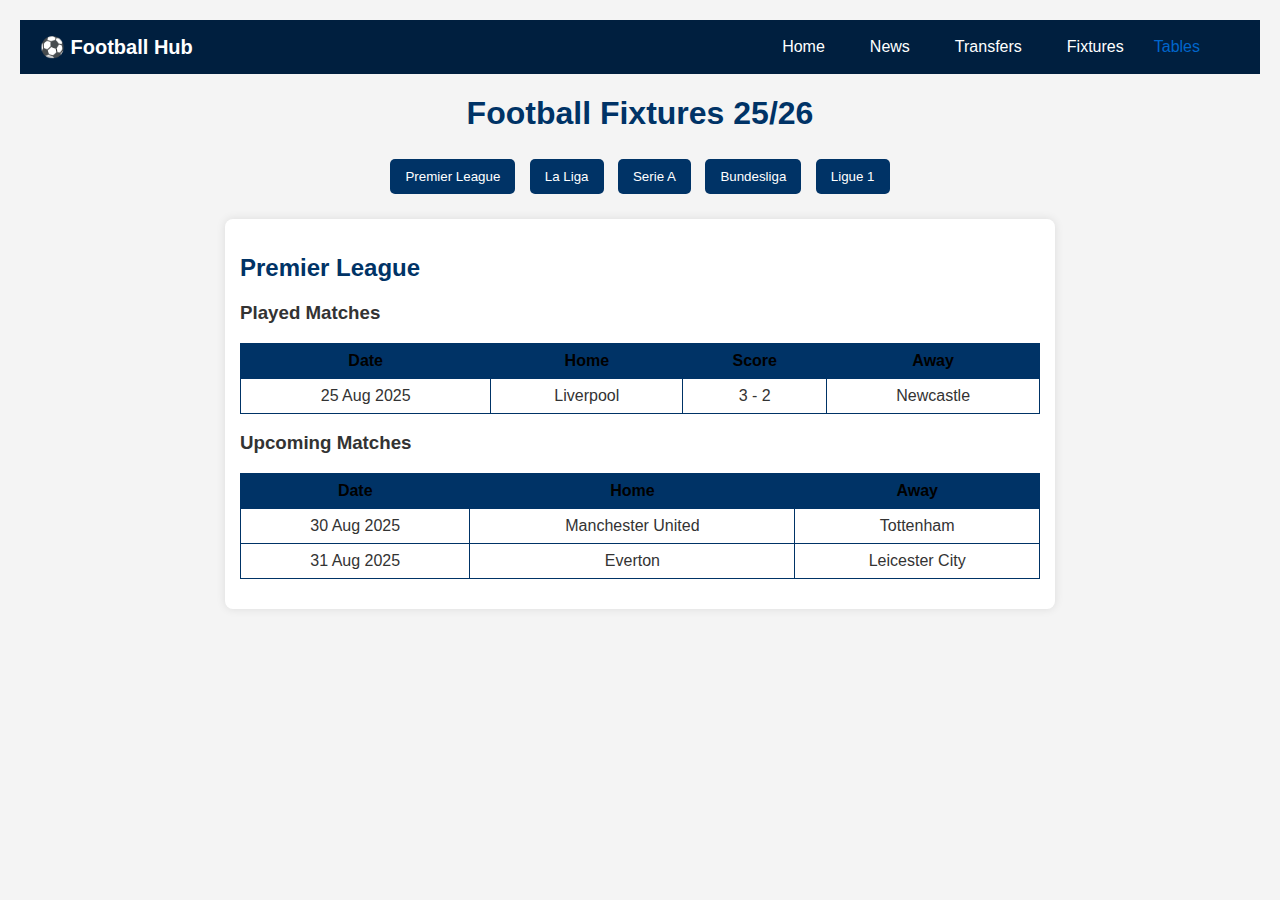
<file: fixtures.html>
<!DOCTYPE html>
<html lang="en">
<head>
  <meta charset="UTF-8">
  <meta name="viewport" content="width=device-width, initial-scale=1.0">
  <title>Football Fixtures</title>
  <link rel="stylesheet" href="./style.css">

  </style>
</head>
<body>
    <header>
    <div class="logo">⚽ Football Hub</div>
    <nav>
      <ul>
        <li><a href="index.html">Home</a></li>
        <li><a href="news.html">News</a></li>
        <li><a href="transfers.html">Transfers</a></li>
        <li><a href="fixtures.html">Fixtures</a></li>
        <il><a href="tables.html">Tables</a></il>
        <il><a href="highlight.html"></a></il>
      </ul>
    </nav>
  </header>
<h1>Football Fixtures 25/26</h1>

<div class="league-buttons">
  <button onclick="showLeague('premier')">Premier League</button>
  <button onclick="showLeague('laliga')">La Liga</button>
  <button onclick="showLeague('seriea')">Serie A</button>
  <button onclick="showLeague('bundesliga')">Bundesliga</button>
  <button onclick="showLeague('ligue1')">Ligue 1</button>
</div>

<div id="premier" class="fixtures">
  <h2>Premier League</h2>
  <h3>Played Matches</h3>
  <table>
    <tr>
      <th>Date</th>
      <th>Home</th>
      <th>Score</th>
      <th>Away</th>
    </tr>
    
    <tr>
      <td>25 Aug 2025</td>
      <td>Liverpool</td>
      <td>3 - 2</td>
      <td>Newcastle</td>
    </tr>
  </table>

  <h3>Upcoming Matches</h3>
  <table>
    <tr>
      <th>Date</th>
      <th>Home</th>
      <th>Away</th>
    </tr>
    <tr>
      <td>30 Aug 2025</td>
      <td>Manchester United</td>
      <td>Tottenham</td>
    </tr>
    <tr>
      <td>31 Aug 2025</td>
      <td>Everton</td>
      <td>Leicester City</td>
    </tr>
  </table>
</div>

<div id="laliga" class="fixtures">
  <h2>La Liga</h2>
  <h3>Played Matches</h3>
  <table>
    <tr>
      <th>Date</th>
      <th>Home</th>
      <th>Score</th>
      <th>Away</th>
    </tr>
    <tr>
      <td>24 Aug 2025</td>
      <td>Real Madrid</td>
      <td>3 - 0</td>
      <td>Barcelona</td>
    </tr>
  </table>

  <h3>Upcoming Matches</h3>
  <table>
    <tr>
      <th>Date</th>
      <th>Home</th>
      <th>Away</th>
    </tr>
    <tr>
      <td>29 Aug 2025</td>
      <td>Atletico Madrid</td>
      <td>Sevilla</td>
    </tr>
  </table>
</div>

<div id="seriea" class="fixtures">
  <h2>Serie A</h2>
  <h3>Played Matches</h3>
  <table>
    <tr>
      <th>Date</th>
      <th>Home</th>
      <th>Score</th>
      <th>Away</th>
    </tr>
    <tr>
      <td>23 Aug 2025</td>
      <td>Juventus</td>
      <td>2 - 2</td>
      <td>AC Milan</td>
    </tr>
  </table>

  <h3>Upcoming Matches</h3>
  <table>
    <tr>
      <th>Date</th>
      <th>Home</th>
      <th>Away</th>
    </tr>
    <tr>
      <td>28 Aug 2025</td>
      <td>Napoli</td>
      <td>Inter Milan</td>
    </tr>
  </table>
</div>

<div id="bundesliga" class="fixtures">
  <h2>Bundesliga</h2>
  <h3>Played Matches</h3>
  <table>
    <tr>
      <th>Date</th>
      <th>Home</th>
      <th>Score</th>
      <th>Away</th>
    </tr>
    <tr>
      <td>24 Aug 2025</td>
      <td>Bayern Munich</td>
      <td>4 - 1</td>
      <td>Dortmund</td>
    </tr>
  </table>

  <h3>Upcoming Matches</h3>
  <table>
    <tr>
      <th>Date</th>
      <th>Home</th>
      <th>Away</th>
    </tr>
    <tr>
      <td>29 Aug 2025</td>
      <td>Leverkusen</td>
      <td>RB Leipzig</td>
    </tr>
  </table>
</div>


<div id="ligue1" class="fixtures">
  <h2>Ligue 1</h2>
  <h3>Played Matches</h3>
  <table>
    <tr>
      <th>Date</th>
      <th>Home</th>
      <th>Score</th>
      <th>Away</th>
    </tr>
    <tr>
      <td>24 Aug 2025</td>
      <td>PSG</td>
      <td>2 - 0</td>
      <td>Lyon</td>
    </tr>
  </table>

  <h3>Upcoming Matches</h3>
  <table>
    <tr>
      <th>Date</th>
      <th>Home</th>
      <th>Away</th>
    </tr>
    <tr>
      <td>30 Aug 2025</td>
      <td>Marseille</td>
      <td>Monaco</td>
    </tr>
  </table>
</div>

<script>
  function showLeague(leagueId) {
    const leagues = document.querySelectorAll('.fixtures');
    leagues.forEach(l => l.style.display = 'none');
    document.getElementById(leagueId).style.display = 'block';
  }


  showLeague('premier');
</script>

</body>
</html>
</file>
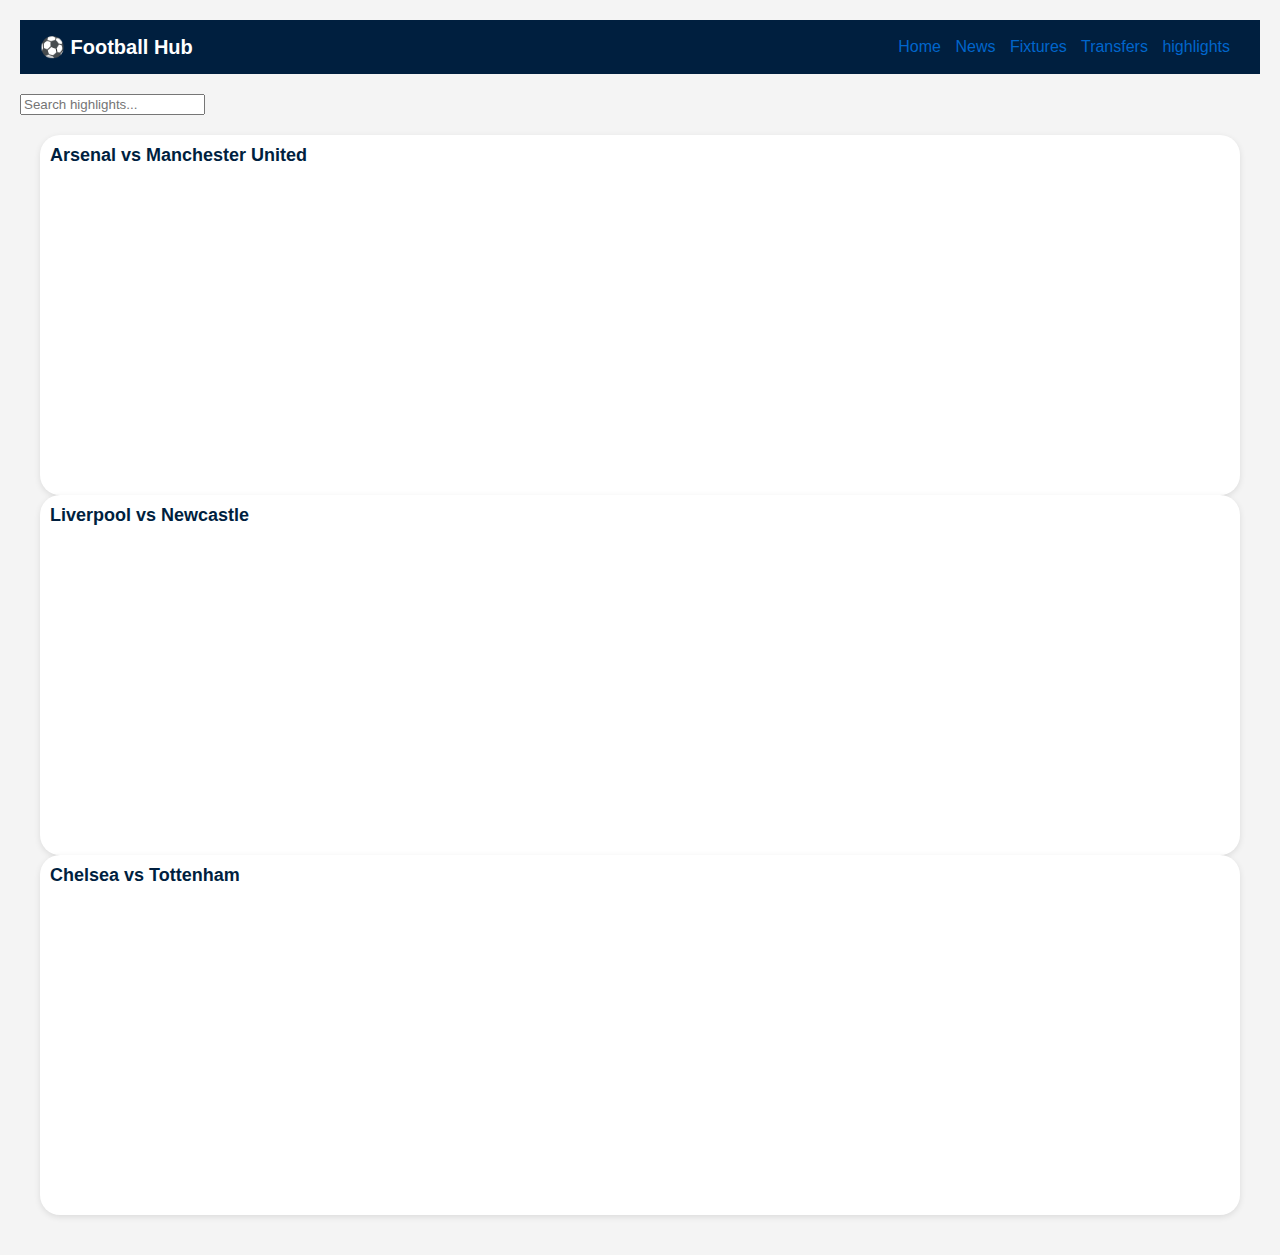
<file: highlight.html>
<!DOCTYPE html>
<html lang="en">
<head>
  <meta charset="UTF-8">
  <meta name="viewport" content="width=device-width, initial-scale=1.0">
  <title>Football Highlights</title>
  <link rel="stylesheet" href="style.css">
</head>
<body>

 
  <header>
    <div class="logo">⚽ Football Hub</div>
    <nav>
      <a href="index.html">Home</a>
      <a href="news.html">News</a>
      <a href="fixtures.html">Fixtures</a>
      <a href="transfer.html">Transfers</a>
      <il><a href="highlight.html">highlights</a></il>
    </nav>
  </header>

  <section class="search-section">
    <input type="text" id="searchBar" placeholder="Search highlights...">
  </section>


  <main id="highlightList">
    <article class="highlight" data-title="Arsenal vs Manchester United">
      <h3>Arsenal vs Manchester United</h3>
      <iframe width="560" height="315" src="https://www.youtube.com/embed/someVideoID1" frameborder="0" allowfullscreen></iframe>
    </article>

    <article class="highlight" data-title="Liverpool vs Newcastle">
      <h3>Liverpool vs Newcastle</h3>
      <iframe width="560" height="315" src="https://www.youtube.com/embed/someVideoID2" frameborder="0" allowfullscreen></iframe>
    </article>

    <article class="highlight" data-title="Chelsea vs Tottenham">
      <h3>Chelsea vs Tottenham</h3>
      <iframe width="560" height="315" src="https://www.youtube.com/embed/someVideoID3" frameborder="0" allowfullscreen></iframe>
    </article>
  </main>

  <script>
    
    const searchBar = document.getElementById("searchBar");
    const highlights = document.querySelectorAll(".highlight");

    searchBar.addEventListener("keyup", function(e) {
      const text = e.target.value.toLowerCase();
      highlights.forEach(h => {
        const title = h.getAttribute("data-title").toLowerCase();
        h.style.display = title.includes(text) ? "block" : "none";
      });
    });
  </script>

</body>
</html>
</file>
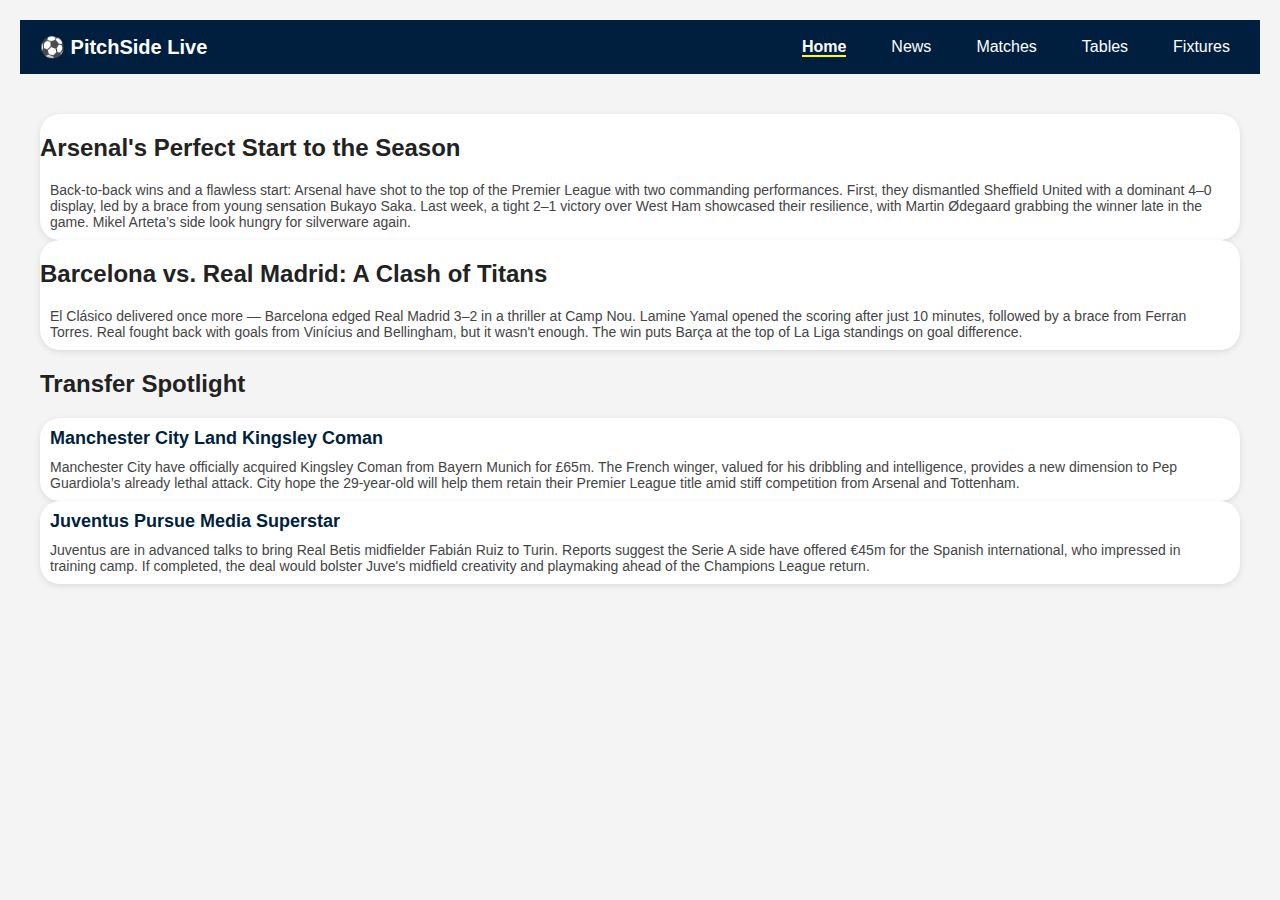
<file: news.html>
<!DOCTYPE html>
<html lang="en">
<head>
  <meta charset="UTF-8">
  <title>Football Hub - In-Depth News</title>
 <link rel="stylesheet" href="./style.css">
</head>
<body>
   <header>
    <div class="logo">⚽ PitchSide Live</div>
    <nav>
      <ul>
        <li><a href="index.html" class="active">Home</a></li>
        <li><a href="news.html">News</a></li>
        <li><a href="matches.html">Matches</a></li>
        <li><a href="tables.html">Tables</a></li>
        <li><a href="fixtures.html">Fixtures</a></li>
      </ul>
    </nav>
  </header>

  <main>
   
    <article>
      <h2>Arsenal's Perfect Start to the Season</h2>
      <p>
        Back-to-back wins and a flawless start: Arsenal have shot to the top of the Premier League with two commanding performances.
        First, they dismantled Sheffield United with a dominant 4–0 display, led by a brace from young sensation Bukayo Saka. 
        Last week, a tight 2–1 victory over West Ham showcased their resilience, with Martin Ødegaard grabbing the winner late in the game.
        Mikel Arteta’s side look hungry for silverware again.
      </p>
    </article>

    <!-- Feature Article 2 -->
    <article>
      <h2>Barcelona vs. Real Madrid: A Clash of Titans</h2>
      <p>
        El Clásico delivered once more — Barcelona edged Real Madrid 3–2 in a thriller at Camp Nou. Lamine Yamal opened the scoring 
        after just 10 minutes, followed by a brace from Ferran Torres. Real fought back with goals from Vinícius and Bellingham, but it wasn't enough.
        The win puts Barça at the top of La Liga standings on goal difference.
      </p>
    </article>

    <!-- Transfer Feature -->
    <section>
      <h2>Transfer Spotlight</h2>

      <article>
        <h3>Manchester City Land Kingsley Coman</h3>
        <p>
          Manchester City have officially acquired Kingsley Coman from Bayern Munich for £65m.
          The French winger, valued for his dribbling and intelligence, provides a new dimension to Pep Guardiola’s already lethal attack.
          City hope the 29-year-old will help them retain their Premier League title amid stiff competition from Arsenal and Tottenham.
        </p>
      </article>

      <article>
        <h3>Juventus Pursue Media Superstar</h3>
        <p>
          Juventus are in advanced talks to bring Real Betis midfielder Fabián Ruiz to Turin.
          Reports suggest the Serie A side have offered €45m for the Spanish international, who impressed in training camp.
          If completed, the deal would bolster Juve's midfield creativity and playmaking ahead of the Champions League return.
        </p>
      </article>
    </section>
  </main>
</body>
</html>
</file>
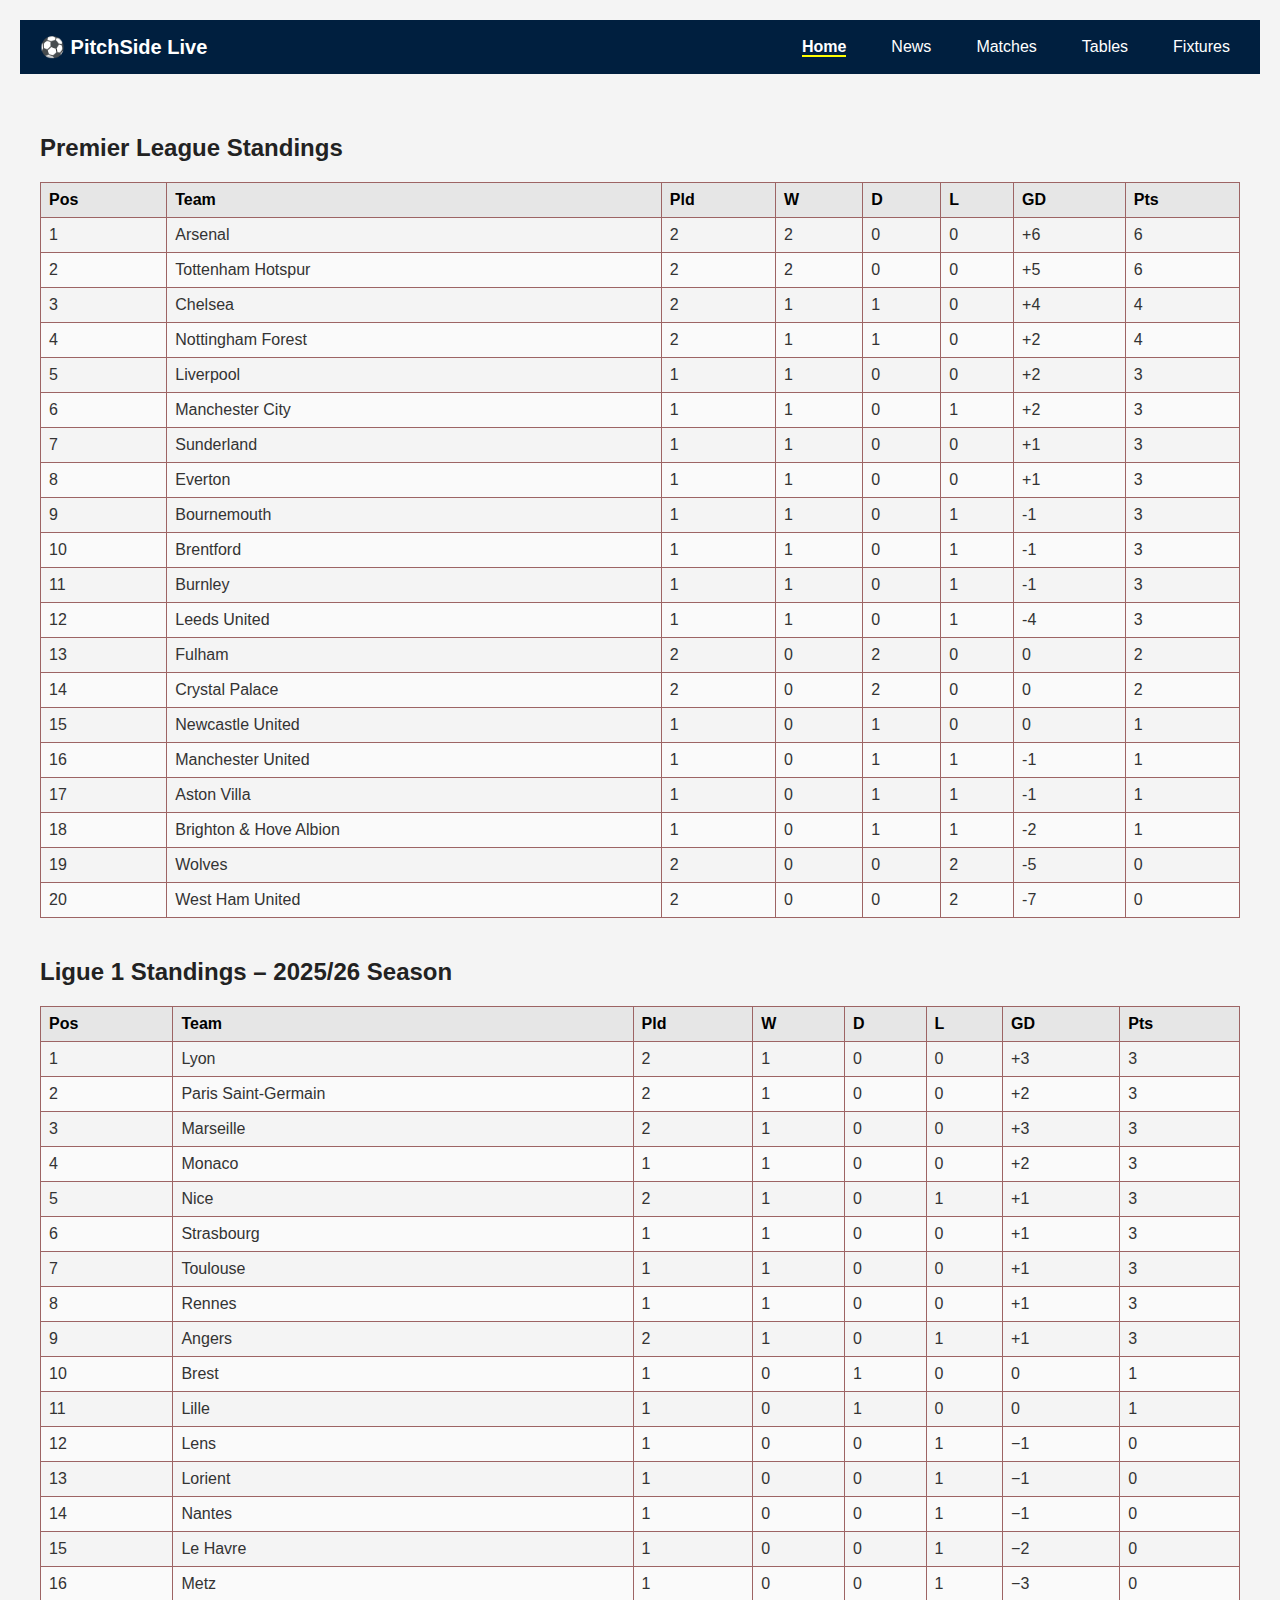
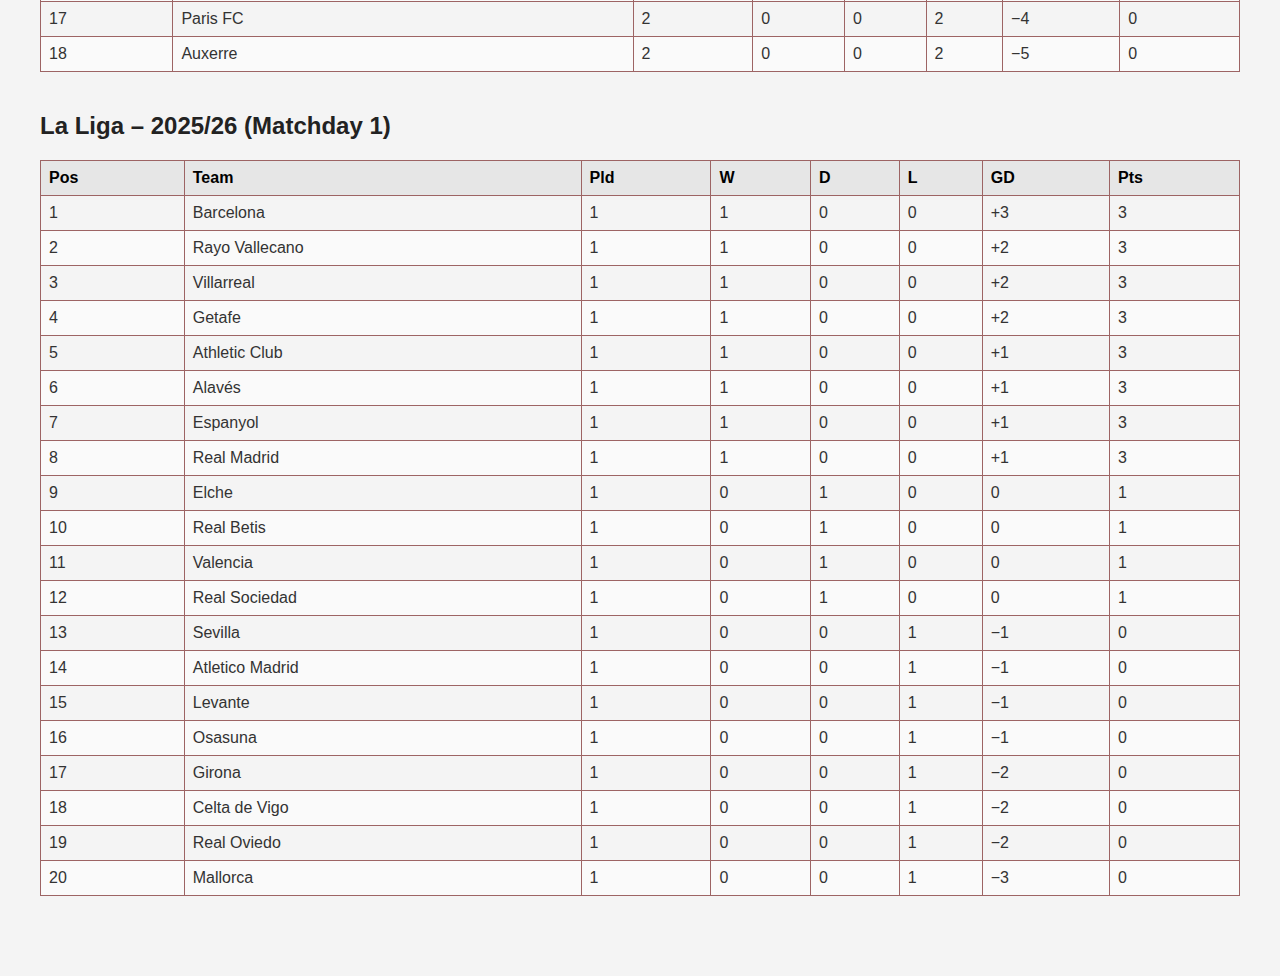
<file: tables.html>
<!DOCTYPE html>
<html lang="en">
<head>
  <meta charset="UTF-8">
  <title>Football Hub - Full League Tables</title>
  <link rel="stylesheet" href="style.css">
</head>
<body>
    <header>
    <div class="logo">⚽ PitchSide Live</div>
    <nav>
        <ul>
            <li><a href="index.html" class="active">Home</a></li>
            <li><a href="news.html">News</a></li>
            <li><a href="matches.html">Matches</a></li>
            <li><a href="tables.html">Tables</a></li>
            <li><a href="fixtures.html">Fixtures</a></li>
        </ul>
    </nav>
  </header>

  <main>
    <h2>Premier League Standings</h2>
    <table class="league-table">
      <thead>
        <tr>
          <th>Pos</th><th>Team</th><th>Pld</th><th>W</th><th>D</th><th>L</th><th>GD</th><th>Pts</th>
        </tr>
      </thead>
      <tbody>
        <tr><td>1</td><td>Arsenal</td><td>2</td><td>2</td><td>0</td><td>0</td><td>+6</td><td>6</td></tr>
        <tr><td>2</td><td>Tottenham Hotspur</td><td>2</td><td>2</td><td>0</td><td>0</td><td>+5</td><td>6</td></tr>
        <tr><td>3</td><td>Chelsea</td><td>2</td><td>1</td><td>1</td><td>0</td><td>+4</td><td>4</td></tr>
        <tr><td>4</td><td>Nottingham Forest</td><td>2</td><td>1</td><td>1</td><td>0</td><td>+2</td><td>4</td></tr>
        <tr><td>5</td><td>Liverpool</td><td>1</td><td>1</td><td>0</td><td>0</td><td>+2</td><td>3</td></tr>
        <tr><td>6</td><td>Manchester City</td><td>1</td><td>1</td><td>0</td><td>1</td><td>+2</td><td>3</td></tr>
        <tr><td>7</td><td>Sunderland</td><td>1</td><td>1</td><td>0</td><td>0</td><td>+1</td><td>3</td></tr>
        <tr><td>8</td><td>Everton</td><td>1</td><td>1</td><td>0</td><td>0</td><td>+1</td><td>3</td></tr>
        <tr><td>9</td><td>Bournemouth</td><td>1</td><td>1</td><td>0</td><td>1</td><td>-1</td><td>3</td></tr>
        <tr><td>10</td><td>Brentford</td><td>1</td><td>1</td><td>0</td><td>1</td><td>-1</td><td>3</td></tr>
        <tr><td>11</td><td>Burnley</td><td>1</td><td>1</td><td>0</td><td>1</td><td>-1</td><td>3</td></tr>
        <tr><td>12</td><td>Leeds United</td><td>1</td><td>1</td><td>0</td><td>1</td><td>-4</td><td>3</td></tr>
        <tr><td>13</td><td>Fulham</td><td>2</td><td>0</td><td>2</td><td>0</td><td>0</td><td>2</td></tr>
        <tr><td>14</td><td>Crystal Palace</td><td>2</td><td>0</td><td>2</td><td>0</td><td>0</td><td>2</td></tr>
        <tr><td>15</td><td>Newcastle United</td><td>1</td><td>0</td><td>1</td><td>0</td><td>0</td><td>1</td></tr>
        <tr><td>16</td><td>Manchester United</td><td>1</td><td>0</td><td>1</td><td>1</td><td>-1</td><td>1</td></tr>
        <tr><td>17</td><td>Aston Villa</td><td>1</td><td>0</td><td>1</td><td>1</td><td>-1</td><td>1</td></tr>
        <tr><td>18</td><td>Brighton & Hove Albion</td><td>1</td><td>0</td><td>1</td><td>1</td><td>-2</td><td>1</td></tr>
        <tr><td>19</td><td>Wolves</td><td>2</td><td>0</td><td>0</td><td>2</td><td>-5</td><td>0</td></tr>
        <tr><td>20</td><td>West Ham United</td><td>2</td><td>0</td><td>0</td><td>2</td><td>-7</td><td>0</td></tr>
      </tbody>
    </table>
    <h2>Ligue 1 Standings – 2025/26 Season</h2>
<table class="league-table">
  <thead>
    <tr>
      <th>Pos</th>
      <th>Team</th>
      <th>Pld</th>
      <th>W</th>
      <th>D</th>
      <th>L</th>
      <th>GD</th>
      <th>Pts</th>
    </tr>
  </thead>
  <tbody>
    <!-- Example placeholder rows -->
    <tr><td>1</td><td>Lyon</td><td>2</td><td>1</td><td>0</td><td>0</td><td>+3</td><td>3</td></tr>
    <tr><td>2</td><td>Paris Saint-Germain</td><td>2</td><td>1</td><td>0</td><td>0</td><td>+2</td><td>3</td></tr>
    <tr><td>3</td><td>Marseille</td><td>2</td><td>1</td><td>0</td><td>0</td><td>+3</td><td>3</td></tr>
    <tr><td>4</td><td>Monaco</td><td>1</td><td>1</td><td>0</td><td>0</td><td>+2</td><td>3</td></tr>
    <tr><td>5</td><td>Nice</td><td>2</td><td>1</td><td>0</td><td>1</td><td>+1</td><td>3</td></tr>
    <tr><td>6</td><td>Strasbourg</td><td>1</td><td>1</td><td>0</td><td>0</td><td>+1</td><td>3</td></tr>
    <tr><td>7</td><td>Toulouse</td><td>1</td><td>1</td><td>0</td><td>0</td><td>+1</td><td>3</td></tr>
    <tr><td>8</td><td>Rennes</td><td>1</td><td>1</td><td>0</td><td>0</td><td>+1</td><td>3</td></tr>
    <tr><td>9</td><td>Angers</td><td>2</td><td>1</td><td>0</td><td>1</td><td>+1</td><td>3</td></tr>
    <tr><td>10</td><td>Brest</td><td>1</td><td>0</td><td>1</td><td>0</td><td>0</td><td>1</td></tr>
    <tr><td>11</td><td>Lille</td><td>1</td><td>0</td><td>1</td><td>0</td><td>0</td><td>1</td></tr>
    <tr><td>12</td><td>Lens</td><td>1</td><td>0</td><td>0</td><td>1</td><td>−1</td><td>0</td></tr>
    <tr><td>13</td><td>Lorient</td><td>1</td><td>0</td><td>0</td><td>1</td><td>−1</td><td>0</td></tr>
    <tr><td>14</td><td>Nantes</td><td>1</td><td>0</td><td>0</td><td>1</td><td>−1</td><td>0</td></tr>
    <tr><td>15</td><td>Le Havre</td><td>1</td><td>0</td><td>0</td><td>1</td><td>−2</td><td>0</td></tr>
    <tr><td>16</td><td>Metz</td><td>1</td><td>0</td><td>0</td><td>1</td><td>−3</td><td>0</td></tr>
    <tr><td>17</td><td>Paris FC</td><td>2</td><td>0</td><td>0</td><td>2</td><td>−4</td><td>0</td></tr>
    <tr><td>18</td><td>Auxerre</td><td>2</td><td>0</td><td>0</td><td>2</td><td>−5</td><td>0</td></tr>
  </tbody>
</table>

    <h2>La Liga – 2025/26 (Matchday 1)</h2>
    <table class="league-table">
  <thead>
    <tr><th>Pos</th><th>Team</th><th>Pld</th><th>W</th><th>D</th><th>L</th><th>GD</th><th>Pts</th></tr>
  </thead>
  <tbody>
    <tr><td>1</td><td>Barcelona</td><td>1</td><td>1</td><td>0</td><td>0</td><td>+3</td><td>3</td></tr>
    <tr><td>2</td><td>Rayo Vallecano</td><td>1</td><td>1</td><td>0</td><td>0</td><td>+2</td><td>3</td></tr>
    <tr><td>3</td><td>Villarreal</td><td>1</td><td>1</td><td>0</td><td>0</td><td>+2</td><td>3</td></tr>
    <tr><td>4</td><td>Getafe</td><td>1</td><td>1</td><td>0</td><td>0</td><td>+2</td><td>3</td></tr>
    <tr><td>5</td><td>Athletic Club</td><td>1</td><td>1</td><td>0</td><td>0</td><td>+1</td><td>3</td></tr>
    <tr><td>6</td><td>Alavés</td><td>1</td><td>1</td><td>0</td><td>0</td><td>+1</td><td>3</td></tr>
    <tr><td>7</td><td>Espanyol</td><td>1</td><td>1</td><td>0</td><td>0</td><td>+1</td><td>3</td></tr>
    <tr><td>8</td><td>Real Madrid</td><td>1</td><td>1</td><td>0</td><td>0</td><td>+1</td><td>3</td></tr>
    <tr><td>9</td><td>Elche</td><td>1</td><td>0</td><td>1</td><td>0</td><td>0</td><td>1</td></tr>
    <tr><td>10</td><td>Real Betis</td><td>1</td><td>0</td><td>1</td><td>0</td><td>0</td><td>1</td></tr>
    <tr><td>11</td><td>Valencia</td><td>1</td><td>0</td><td>1</td><td>0</td><td>0</td><td>1</td></tr>
    <tr><td>12</td><td>Real Sociedad</td><td>1</td><td>0</td><td>1</td><td>0</td><td>0</td><td>1</td></tr>
    <tr><td>13</td><td>Sevilla</td><td>1</td><td>0</td><td>0</td><td>1</td><td>−1</td><td>0</td></tr>
    <tr><td>14</td><td>Atletico Madrid</td><td>1</td><td>0</td><td>0</td><td>1</td><td>−1</td><td>0</td></tr>
    <tr><td>15</td><td>Levante</td><td>1</td><td>0</td><td>0</td><td>1</td><td>−1</td><td>0</td></tr>
    <tr><td>16</td><td>Osasuna</td><td>1</td><td>0</td><td>0</td><td>1</td><td>−1</td><td>0</td></tr>
    <tr><td>17</td><td>Girona</td><td>1</td><td>0</td><td>0</td><td>1</td><td>−2</td><td>0</td></tr>
    <tr><td>18</td><td>Celta de Vigo</td><td>1</td><td>0</td><td>0</td><td>1</td><td>−2</td><td>0</td></tr>
    <tr><td>19</td><td>Real Oviedo</td><td>1</td><td>0</td><td>0</td><td>1</td><td>−2</td><td>0</td></tr>
    <tr><td>20</td><td>Mallorca</td><td>1</td><td>0</td><td>0</td><td>1</td><td>−3</td><td>0</td></tr>
  </tbody>
</table>

  </main>
</body>
</html>
</file>
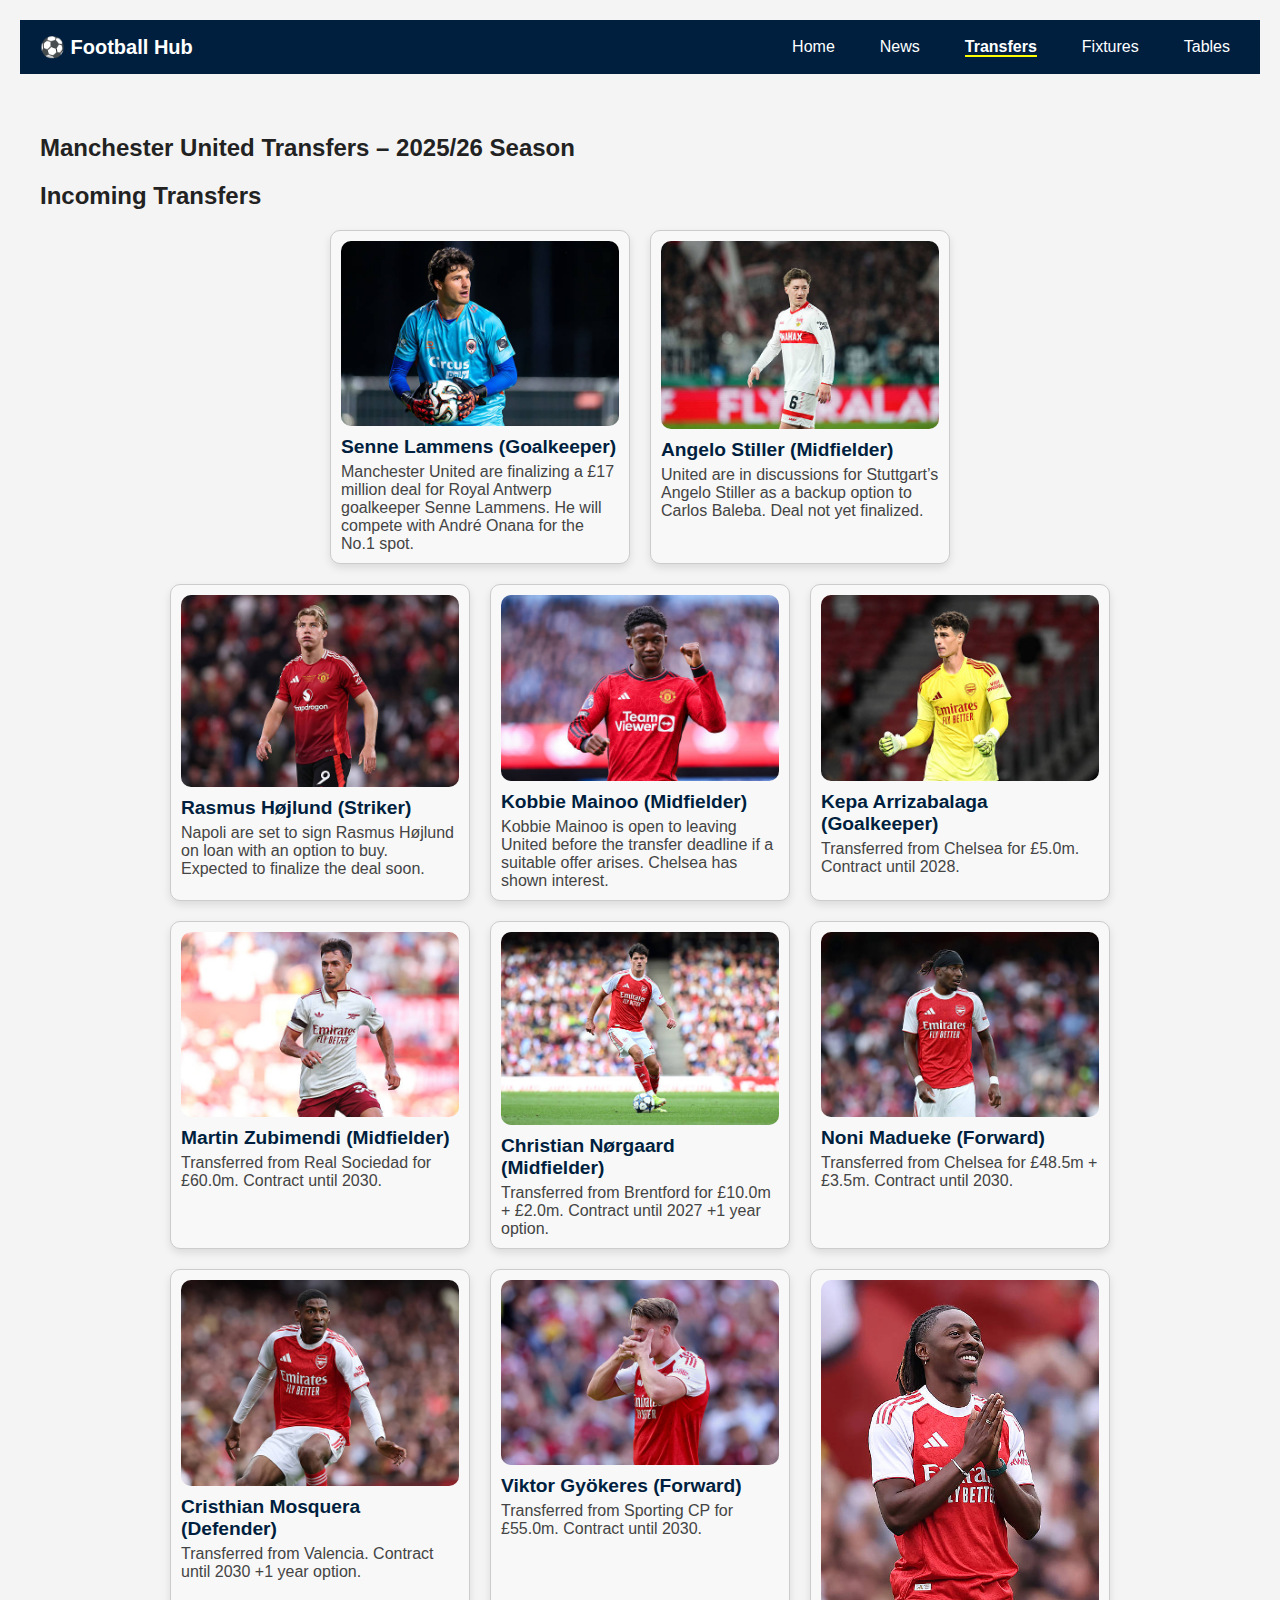
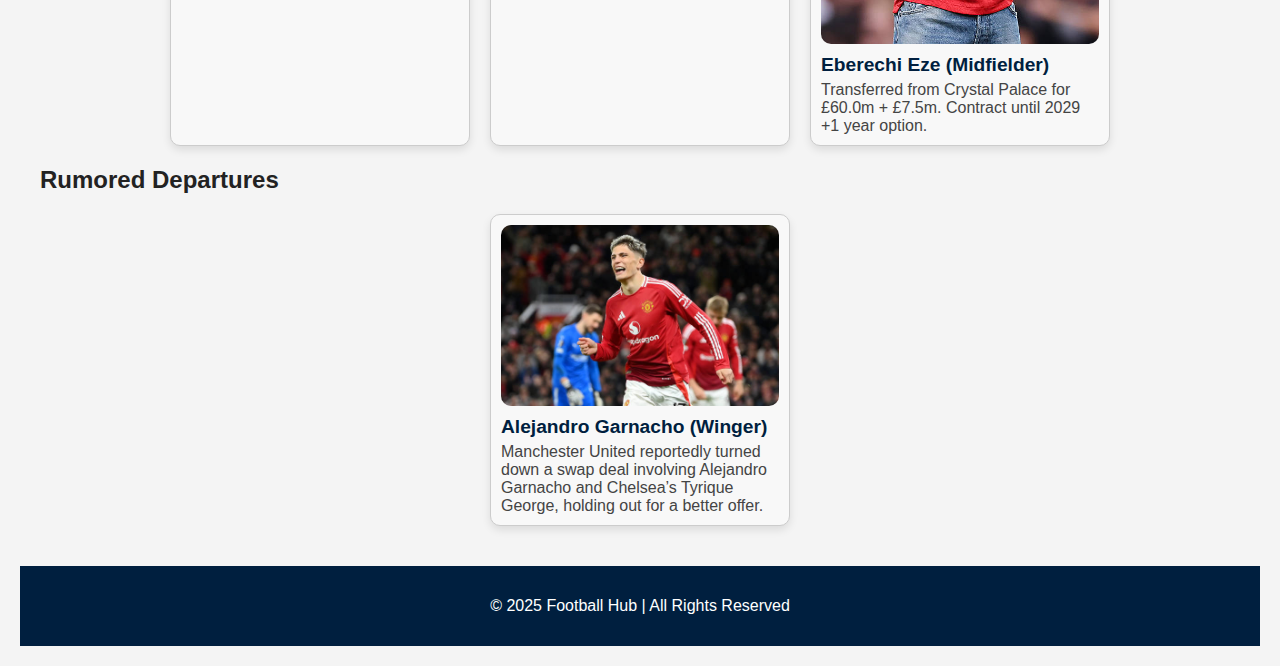
<file: transfers.html>
<!DOCTYPE html>
<html lang="en">
<head>
  <meta charset="UTF-8">
  <meta name="viewport" content="width=device-width, initial-scale=1.0">
  <title>Manchester United Transfers 25/26</title>
  <link rel="stylesheet" href="style.css">
</head>
<body>

  <header>
    <div class="logo">⚽ Football Hub</div>
    <nav>
      <ul>
        <li><a href="index.html">Home</a></li>
        <li><a href="news.html">News</a></li>
        <li><a href="transfers.html" class="active">Transfers</a></li>
        <li><a href="fixtures.html">Fixtures</a></li>
        <li><a href="table.html">Tables</a></li>
      </ul>
    </nav>
  </header>

  <main>
    <h2>Manchester United Transfers – 2025/26 Season</h2>

    <section>
      <h2>Incoming Transfers</h2>
      <div class="news-container">
        <article>
          <img src="image\gettyimages-2226281103-612x612 lemmens.jpg" alt="Senne Lammens">
          <h3>Senne Lammens (Goalkeeper)</h3>
          <p>Manchester United are finalizing a £17 million deal for Royal Antwerp goalkeeper Senne Lammens. He will compete with André Onana for the No.1 spot.</p>
        </article>

        <article>
          <img src="image\gettyimages-2207675507-612x612 angelo.jpg" alt="Angelo Stiller">
          <h3>Angelo Stiller (Midfielder)</h3>
          <p>United are in discussions for Stuttgart’s Angelo Stiller as a backup option to Carlos Baleba. Deal not yet finalized.</p>
        </article>
      </div>
    </section>

    <section>
      <h2></h2>
      <div class="news-container">
        <article>
          <img src="image\gettyimages-2216332990-612x612 rasmus.jpg" alt="Rasmus Hojlund">
          <h3>Rasmus Højlund (Striker)</h3>
          <p>Napoli are set to sign Rasmus Højlund on loan with an option to buy. Expected to finalize the deal soon.</p>
        </article>

        <article>
          <img src="image\gettyimages-2049059570-612x612 moniooo.jpg" alt="Kobbie Mainoo">
          <h3>Kobbie Mainoo (Midfielder)</h3>
          <p>Kobbie Mainoo is open to leaving United before the transfer deadline if a suitable offer arises. Chelsea has shown interest.</p>
        </article>
            
         <article>
        <img src="image\gettyimages-2226657037-612x612 kepa.jpg" alt="Kepa Arrizabalaga">
        <h3>Kepa Arrizabalaga (Goalkeeper)</h3>
        <p>Transferred from Chelsea for £5.0m. Contract until 2028.</p>
      </article>

      <article>
        <img src="image\gettyimages-2229899994-612x612 zubimendi.jpg" alt="Martin Zubimendi">
        <h3>Martin Zubimendi (Midfielder)</h3>
        <p>Transferred from Real Sociedad for £60.0m. Contract until 2030.</p>
      </article>

      <article>
        <img src="image\gettyimages-2228817406-612x612  norgard.jpg" alt="Christian Nørgaard">
        <h3>Christian Nørgaard (Midfielder)</h3>
        <p>Transferred from Brentford for £10.0m + £2.0m. Contract until 2027 +1 year option.</p>
      </article>

      <article>
        <img src="image\gettyimages-2228823248-612x612  noni madeke.jpg" alt="Noni Madueke">
        <h3>Noni Madueke (Forward)</h3>
        <p>Transferred from Chelsea for £48.5m + £3.5m. Contract until 2030.</p>
      </article>

      <article>
        <img src="image\christhia.jpg" alt="Cristhian Mosquera">
        <h3>Cristhian Mosquera (Defender)</h3>
        <p>Transferred from Valencia. Contract until 2030 +1 year option.</p>
      </article>

      <article>
        <img src="image\gettyimages-2229247241-612x612 victor.jpg" alt="Viktor Gyökeres">
        <h3>Viktor Gyökeres (Forward)</h3>
        <p>Transferred from Sporting CP for £55.0m. Contract until 2030.</p>
      </article>

      <article>
        <img src="image\gettyimages-2231669564-612x612 eze.jpg" alt="Eberechi Eze">
        <h3>Eberechi Eze (Midfielder)</h3>
        <p>Transferred from Crystal Palace for £60.0m + £7.5m. Contract until 2029 +1 year option.</p>
      </article>

    </section>


    <section>
      <h2>Rumored Departures</h2>
      <div class="news-container">
        <article>
          <img src="image\gettyimages-2187345965-612x612 garnacho.jpg" alt="Alejandro Garnacho">
          <h3>Alejandro Garnacho (Winger)</h3>
          <p>Manchester United reportedly turned down a swap deal involving Alejandro Garnacho and Chelsea’s Tyrique George, holding out for a better offer.</p>
        </article>
      </div>
    </section>

  </main>

  <footer>
    <p>&copy; 2025 Football Hub | All Rights Reserved</p>
  </footer>

</body>
</html>
</file>
<file: style.css>
body {
  margin: 0;
  font-family: Arial, sans-serif;
  background: #f8f9fa;
  color: #222;
}

header {
  display: flex;
  justify-content: space-between;
  align-items: center;
  background: #003366;
  color: #fff;
  padding: 15px 30px;
}

.logo {
  font-size: 1.4em;
  font-weight: bold;
}

nav ul {
  list-style: none;
  display: flex;
  gap: 20px;
}

nav ul li a {
  color: #fff;
  text-decoration: none;
  font-weight: 500;
}

nav ul li a.active {
  border-bottom: 2px solid yellow;
}

main {
  padding: 20px;
}

h1, h2 {
  color: #003366;
}


.news-card, .transfer-card, .fixture-card {
  background: #fff;
  margin: 10px 0;
  padding: 15px;
  border-radius: 8px;
  box-shadow: 0 2px 5px rgba(0,0,0,0.1);
}


footer {
  text-align: center;
  padding: 10px;
  margin-top: 20px;
  background: #003366;
  color: #fff;
}
body {
  font-family: Arial, sans-serif;
  margin: 20px;
  background: #f5f5f5;
  color: #333;
}
header {
  margin-bottom: 20px;
}
nav a {
  margin-right: 10px;
  text-decoration: none;
  color: #0066cc;
}
nav a.active {
  font-weight: bold;
}
.league-table {
  width: 100%;
  border-collapse: collapse;
  margin-bottom: 40px;
}
.league-table th,
.league-table td {
  border: 1px solid #9d6464;
  padding: 8px;
  text-align:start;
}
.league-table th {
  background: #e6e6e6;
  font-weight: 600;
}
.league-table tr:nth-child(even) {
  background: #fafafa;
}
.news {
  padding: 40px 20px;
  text-align:center;
}

.news h2 {
  margin-bottom: 20px;
}

.news-container {
  display: flex;
  gap: 10px;
  flex-wrap: wrap;
  justify-content: center;

}

.news-container article {
  background:white;
  padding: 2px;
  border-radius: 10px;
  max-width: 300px;
  box-shadow: 0 4px 8px rgba(0,0,0,0.1);
  transition: transform 0.3s ease;
}

.news-container article:hover {
  transform: translateY(-5px);
}

.news-container img {
  width: 100%;
  height: 100%;
  border-radius: 10px;
  margin-bottom: 10px;
  object-fit:cover;
  object-position: center ;
}
body {
  font-family: Arial, sans-serif;
  margin: 0;
  background: #f9f9f9;
}
header {
  background: #001f3f;
  color: white;
  padding: 15px 20px;
  display: flex;
  justify-content: space-between;
  align-items: center;
}
header .logo {
  font-size: 20px;
  font-weight: bold;
}
nav ul {
  list-style: none;
  display: flex;
  margin: 0;
  padding: 0;
}
nav ul li {
  margin-left: 15px;
}
nav ul li a {
  text-decoration: none;
  color: white;
  font-weight: 500;
}
nav ul li a.active {
  border-bottom: 2px solid yellow;
}
main.news {
  padding: 20px;
}
h2 {
  margin-bottom: 20px;
  color: #222;
}
.news-container {
  display: grid;
  grid-template-columns: repeat(auto-fit, minmax(280px, 1fr));
  gap: 20px;
}
article {
  background: white;
  border-radius: 20px;
  overflow: hidden;
  box-shadow: 0 2px 6px rgba(0,0,0,0.1);
}
article img {
  width: 100%;
  height: 180px;
  object-fit: cover;
}
article h3 {
  margin: 10px;
  font-size: 18px;
  color: #001f3f;
}
article p {
  margin: 10px;
  font-size: 14px;
  color: #444;
}
footer {
  text-align: center;
  padding: 15px;
  background: #001f3f;
  color: white;
  margin-top: 20px;
}
  .news-container {
  display: flex;
  flex-wrap: wrap; 
  gap: 20px;      
}

.news-container article {
  flex: 1 1 300px; 
  border: 1px solid #ccc;
  padding: 10px;
  box-sizing: border-box;
  background-color: #f8f8f8;
}

.news-container img {
  width: 100%;
  height: auto; 
  display: block;
  margin-bottom: 10px;
}

.news-container h3 {
  margin: 0 0 5px 0;
  font-size: 1.2rem;
}

.news-container p {
  margin: 0;
  font-size: 1rem;
}

body {
  font-family: Arial, sans-serif;
  background-color: #f4f4f4;
  margin: 0;
  padding: 20px;
}
h1 {
  text-align: center;
  color: #003366;
}
.league-buttons {
  text-align: center;
  margin-bottom: 20px;
}
.league-buttons button {
  background-color: #003366;
  color: white;
  border: none;
  padding: 10px 15px;
  margin: 5px;
  cursor: pointer;
  border-radius: 5px;
}
  .league-buttons button:hover {
  background-color: #002f6c;
  }
  .fixtures {
  display: none;
  max-width: 800px;
  margin: 0 auto 30px auto;
  background-color: white;
  padding: 15px;
  border-radius: 8px;
  box-shadow: 0px 0px 10px rgba(0,0,0,0.1);
  }
  .fixtures h2 {
  color: #003366;
  }
  table {
  width: 100%;
  border-collapse: collapse;
  margin-bottom: 15px;
  }
  th, td {
  border: 1px solid #003366;
  padding: 8px;
  text-align: center;
  }
  th {
  background-color: #003366;
  color: black;
  }
</file>
